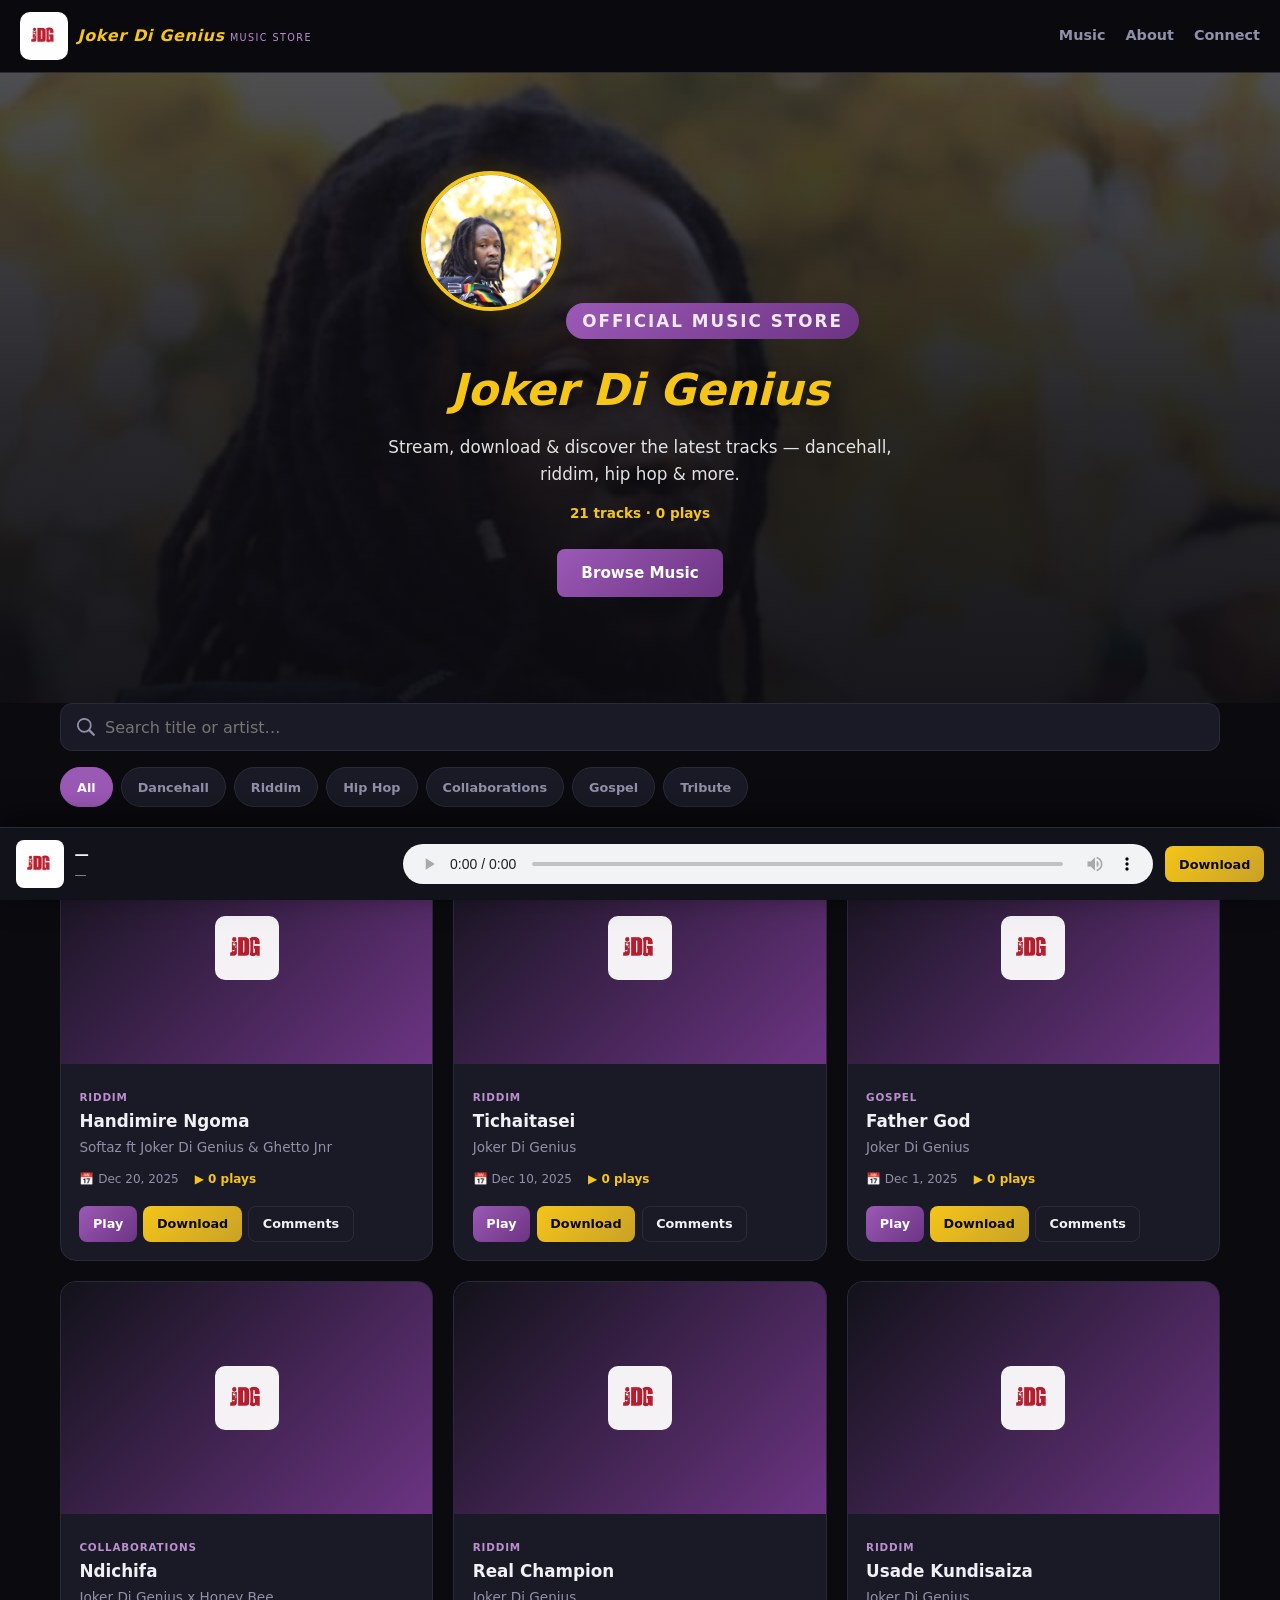
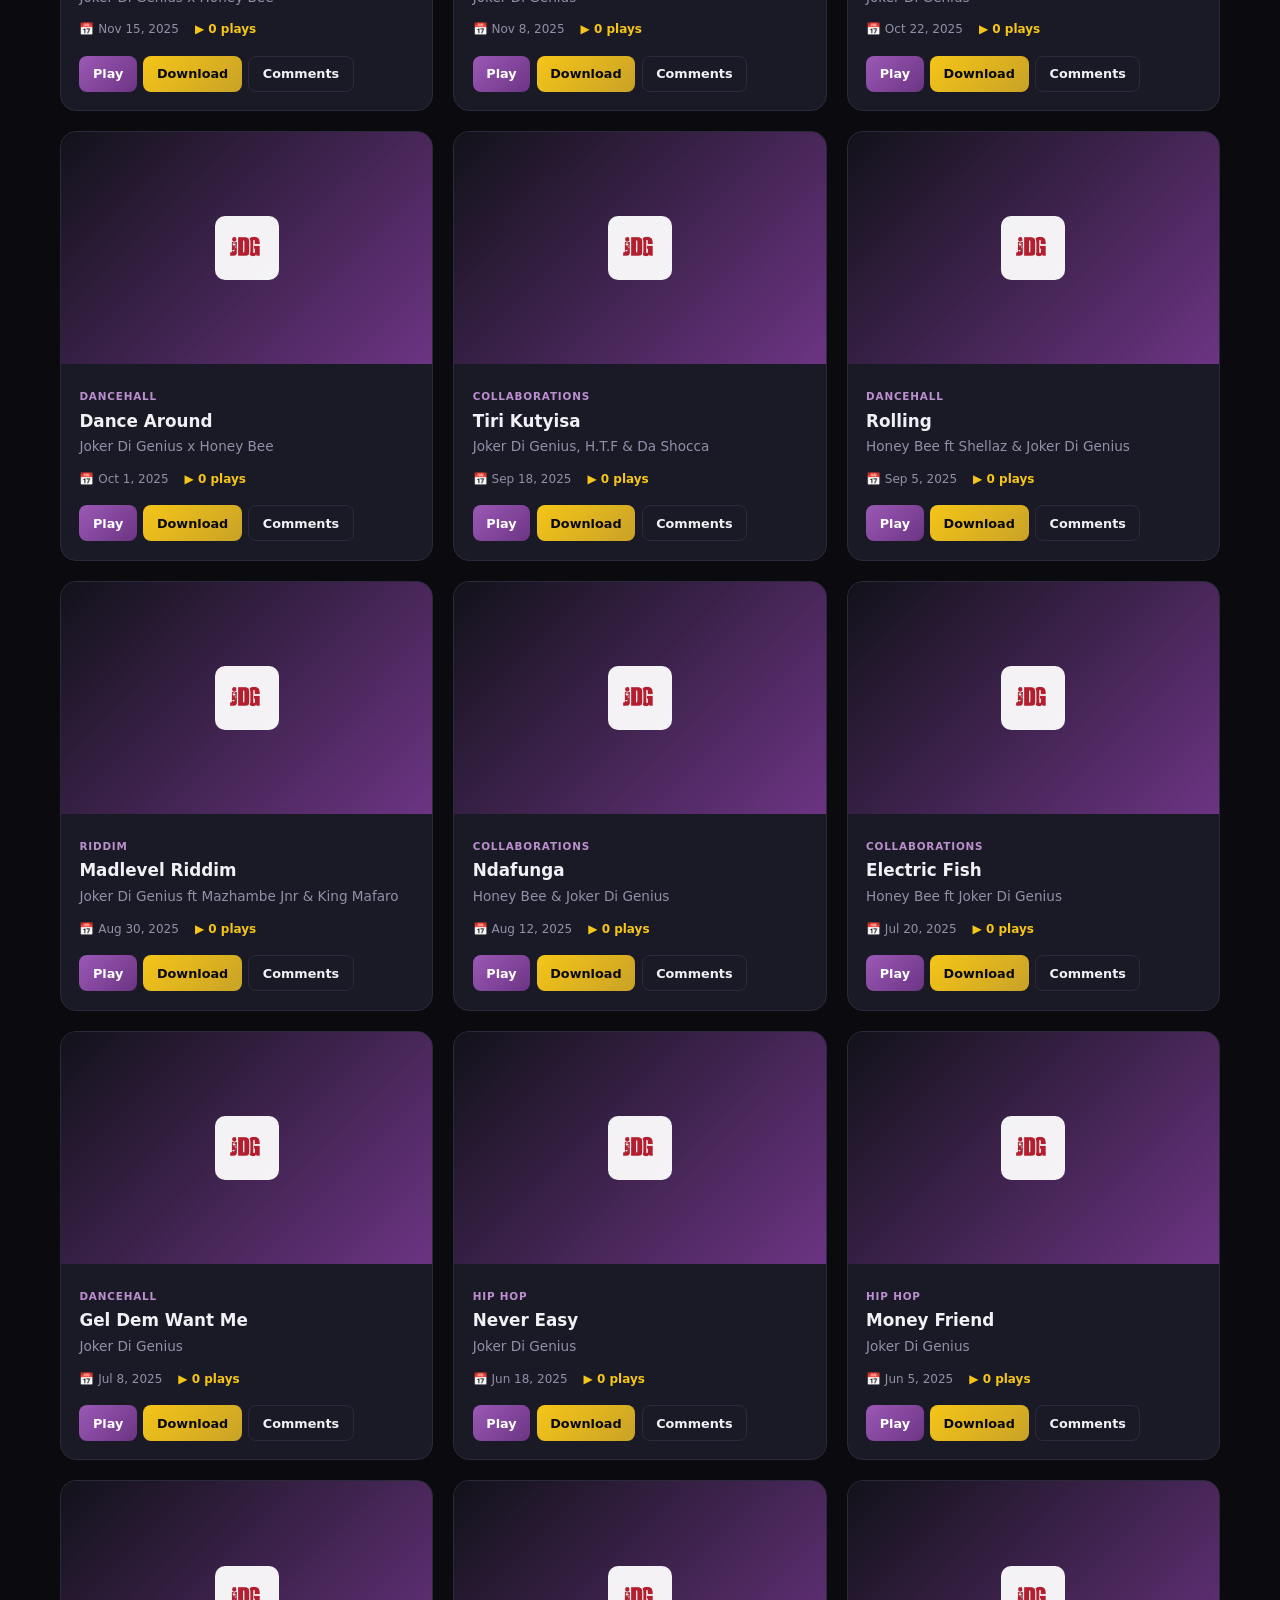
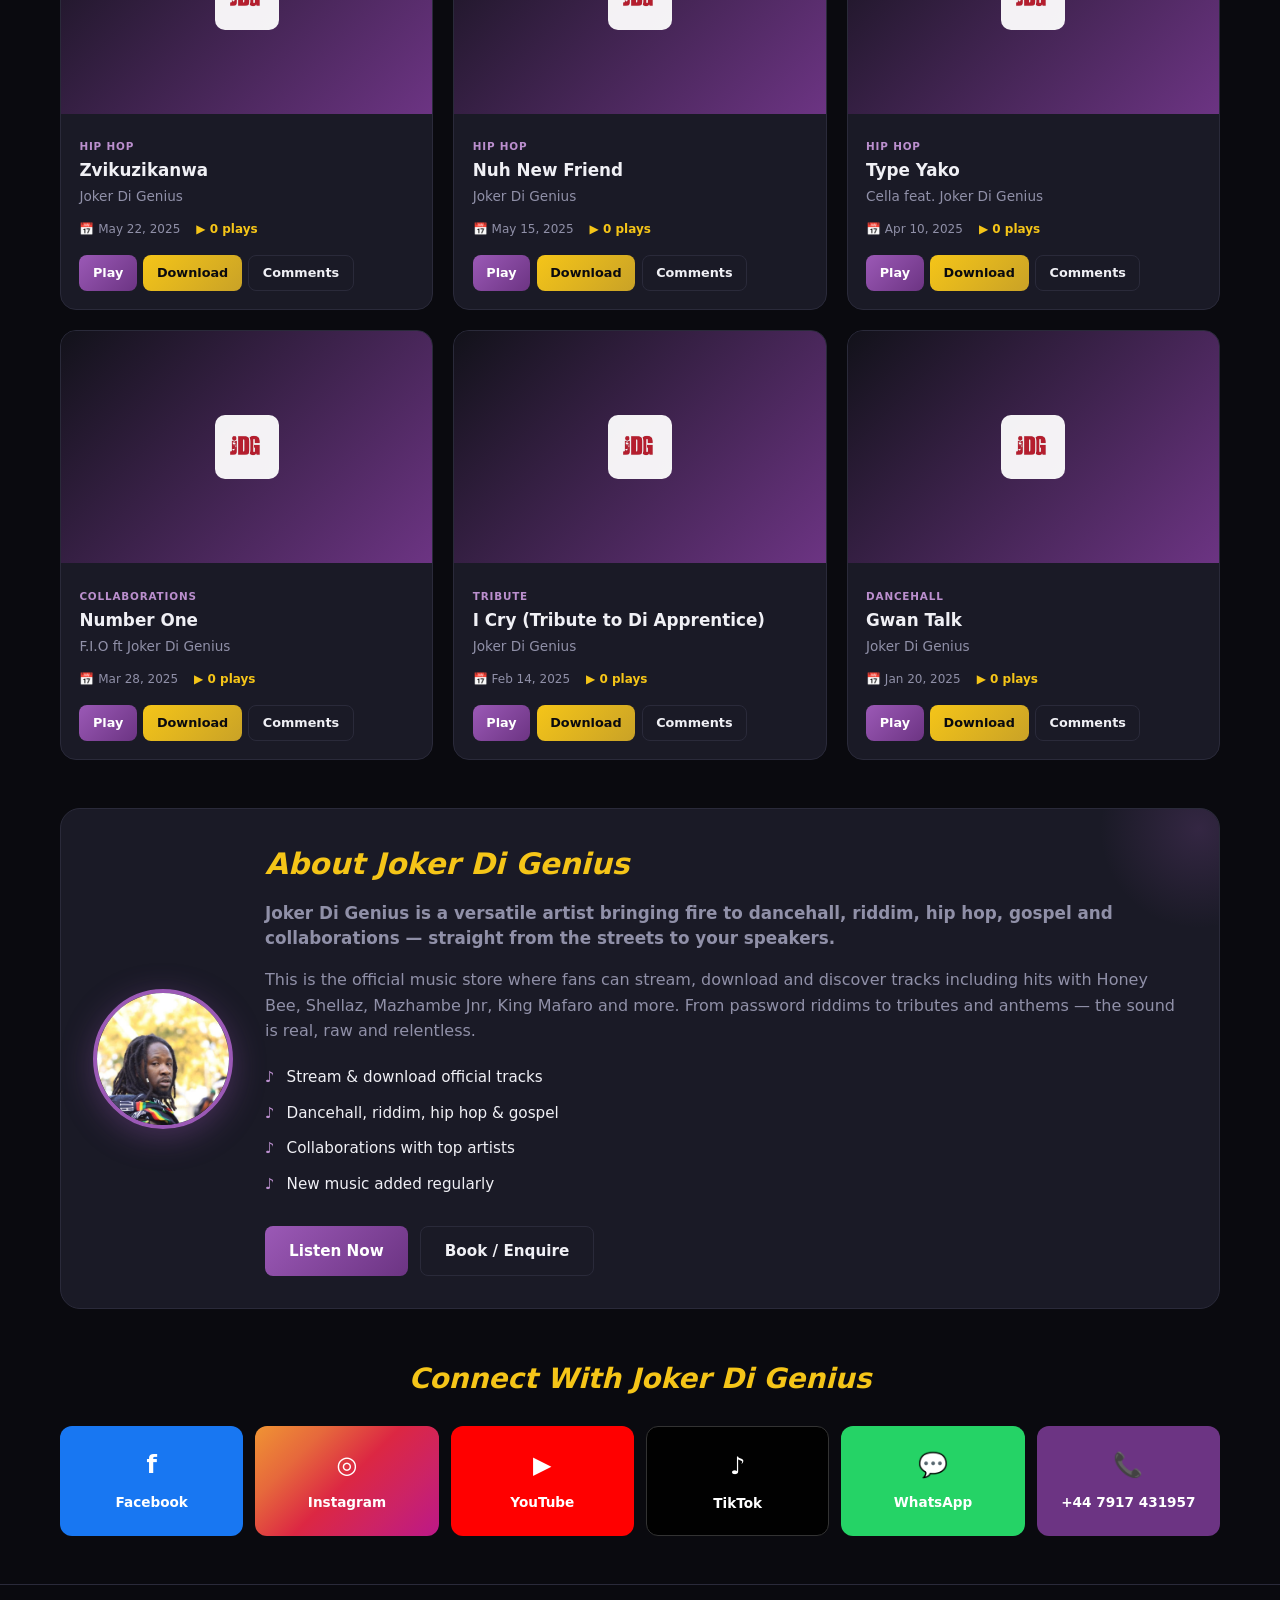
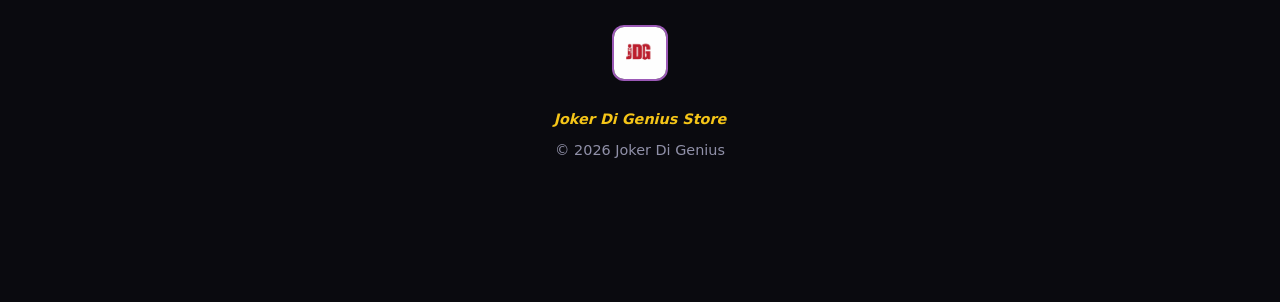
<file: index.html>
<!DOCTYPE html>
<html lang="en">
<head>
  <meta charset="UTF-8">
  <meta name="viewport" content="width=device-width, initial-scale=1.0, viewport-fit=cover">
  <meta name="description" content="Joker Di Genius Store — stream & download music. Official tracks from Joker Di Genius.">
  <title>Joker Di Genius Store — Music</title>
  <link rel="canonical" href="https://tadiwamakele-0712.github.io/joker-di-genius-store/">
  <link rel="icon" href="images/profile.jpg" type="image/jpeg">
  <link rel="stylesheet" href="styles.css">
</head>
<body>

  <header class="site-header">
    <a href="index.html" class="brand">
      <img src="images/profile.jpg" alt="Joker Di Genius" class="brand-logo" width="48" height="48">
      <span class="brand-text">
        <span class="brand-name">Joker Di Genius</span>
        <span class="brand-sub">music store</span>
      </span>
    </a>

    <button type="button" class="menu-btn" id="menu-btn" aria-expanded="false" aria-controls="main-nav">☰</button>

    <nav id="main-nav" class="nav">
      <a href="#tracks">Music</a>
      <a href="#about">About</a>
      <a href="#social">Connect</a>
    </nav>
  </header>

  <section class="hero">
    <div class="hero-bg" aria-hidden="true"></div>
    <div class="hero-overlay" aria-hidden="true"></div>
    <div class="hero-content">
      <img src="images/background.jpg" alt="Joker Di Genius" class="hero-profile">
      <p class="hero-tag">Official Music Store</p>
      <h1>Joker Di Genius</h1>
      <p>Stream, download &amp; discover the latest tracks — dancehall, riddim, hip hop &amp; more.</p>
      <div class="hero-stats">
        <span id="track-count">0</span> tracks · <span id="total-plays">0</span> plays
      </div>
      <a href="#tracks" class="btn btn-primary">Browse Music</a>
    </div>
  </section>

  <main>
    <section id="tracks" class="tracks-section">
      <div class="toolbar">
        <div class="search-wrap">
          <label for="search-input" class="sr-only">Search music</label>
          <input type="search" id="search-input" placeholder="Search title or artist…" autocomplete="off">
        </div>
        <div id="category-bar" class="category-bar"></div>
      </div>

      <div id="music-grid" class="music-grid" role="list"></div>
      <p id="no-results" class="no-results" hidden>No tracks found — try another search or category.</p>
    </section>

    <section id="about" class="about-section">
      <div class="about-inner">
        <img src="images/background.jpg" alt="Joker Di Genius" class="about-profile" width="140" height="140">
        <div class="about-text">
          <h2>About Joker Di Genius</h2>
          <p class="about-lead">
            Joker Di Genius is a versatile artist bringing fire to dancehall, riddim, hip hop,
            gospel and collaborations — straight from the streets to your speakers.
          </p>
          <p>
            This is the official music store where fans can stream, download and discover
            tracks including hits with Honey Bee, Shellaz, Mazhambe Jnr, King Mafaro and more.
            From password riddims to tributes and anthems — the sound is real, raw and relentless.
          </p>
          <ul class="about-list">
            <li>Stream &amp; download official tracks</li>
            <li>Dancehall, riddim, hip hop &amp; gospel</li>
            <li>Collaborations with top artists</li>
            <li>New music added regularly</li>
          </ul>
          <div class="about-cta">
            <a href="#tracks" class="btn btn-primary">Listen Now</a>
            <a href="https://wa.me/447917431957" target="_blank" rel="noopener noreferrer" class="btn btn-outline">Book / Enquire</a>
          </div>
        </div>
      </div>
    </section>

    <section id="social" class="social-section">
      <h2>Connect With Joker Di Genius</h2>
      <div class="social-grid">
        <a href="https://www.facebook.com/jokerdigenius" target="_blank" rel="noopener noreferrer" class="social-card social-fb">
          <span class="social-icon">f</span>
          <span>Facebook</span>
        </a>
        <a href="https://www.instagram.com/joker_di_genius?igsh=c2VuaWp5ZGFhd3pi&utm_source=qr" target="_blank" rel="noopener noreferrer" class="social-card social-ig">
          <span class="social-icon">◎</span>
          <span>Instagram</span>
        </a>
        <a href="https://youtube.com/@jokerdigenius?si=FWjkM5-N358hU5PF" target="_blank" rel="noopener noreferrer" class="social-card social-yt">
          <span class="social-icon">▶</span>
          <span>YouTube</span>
        </a>
        <a href="https://www.tiktok.com/@jokerdigenius?_t=8kYvxQOHShq&_r=1" target="_blank" rel="noopener noreferrer" class="social-card social-tt">
          <span class="social-icon">♪</span>
          <span>TikTok</span>
        </a>
        <a href="https://wa.me/447917431957" target="_blank" rel="noopener noreferrer" class="social-card social-wa">
          <span class="social-icon">💬</span>
          <span>WhatsApp</span>
        </a>
        <a href="tel:+447917431957" class="social-card social-phone">
          <span class="social-icon">📞</span>
          <span>+44 7917 431957</span>
        </a>
      </div>
    </section>
  </main>

  <!-- Now playing bar -->
  <div id="player-bar" class="player-bar" hidden>
    <div class="player-info">
      <img src="images/profile.jpg" alt="" class="player-art" width="48" height="48">
      <div>
        <p id="player-title" class="player-title">—</p>
        <p id="player-artist" class="player-artist">—</p>
      </div>
    </div>
    <audio id="audio-player" controls preload="metadata"></audio>
    <button type="button" id="player-download" class="btn btn-sm btn-gold">Download</button>
  </div>

  <p id="play-toast" class="play-toast" hidden role="status" aria-live="polite"></p>

  <!-- Track detail modal -->
  <dialog id="track-modal" class="track-modal">
    <button type="button" class="modal-close" id="modal-close" aria-label="Close">✕</button>
    <div id="modal-content"></div>
  </dialog>

  <footer class="site-footer">
    <img src="images/profile.jpg" alt="" class="footer-logo" width="56" height="56">
    <p class="footer-brand">Joker Di Genius Store</p>
    <p>© 2026 Joker Di Genius</p>
  </footer>

  <script src="catalog.js"></script>
  <script src="db.js"></script>
  <script src="app.js"></script>
</body>
</html>
</file>
<file: styles.css>
* { margin: 0; padding: 0; box-sizing: border-box; }

:root {
  --purple: #9b59b6;
  --purple-dark: #6c3483;
  --purple-light: #bb8fce;
  --gold: #f5c518;
  --gold-dark: #c9a227;
  --dark: #0a0a0f;
  --surface: #12121a;
  --card: #1a1a26;
  --border: #2a2a3a;
  --text: #f0f0f5;
  --muted: #9090a8;
  --green: #2ecc71;
  --red: #e74c3c;
  --fb: #1877f2;
  --ig: #e1306c;
  --yt: #ff0000;
  --tt: #010101;
  --wa: #25d366;
}

html {
  -webkit-text-size-adjust: 100%;
  scroll-behavior: smooth;
}

body {
  font-family: system-ui, -apple-system, "Segoe UI", sans-serif;
  background: var(--dark);
  color: var(--text);
  line-height: 1.6;
  overflow-x: hidden;
  padding-bottom: 100px;
}

a { color: inherit; text-decoration: none; }

.sr-only {
  position: absolute;
  width: 1px; height: 1px;
  padding: 0; margin: -1px;
  overflow: hidden;
  clip: rect(0,0,0,0);
  border: 0;
}

/* Header */
.site-header {
  display: flex;
  align-items: center;
  gap: 0.75rem;
  padding: 0.75rem 1.25rem;
  padding-top: max(0.75rem, env(safe-area-inset-top));
  background: rgba(10, 10, 15, 0.95);
  border-bottom: 1px solid var(--border);
  position: sticky;
  top: 0;
  z-index: 100;
  backdrop-filter: blur(10px);
}

.brand {
  display: flex;
  align-items: center;
  gap: 0.6rem;
}

.brand-logo {
  border-radius: 10px;
  flex-shrink: 0;
  object-fit: cover;
  background: #fff;
}

.brand-name {
  font-size: 1rem;
  font-weight: 900;
  font-style: italic;
  color: var(--gold);
  letter-spacing: 0.04em;
}

.brand-sub {
  font-size: 0.6rem;
  color: var(--purple-light);
  letter-spacing: 0.15em;
  text-transform: uppercase;
}

.menu-btn {
  display: none;
  background: none;
  border: 1px solid var(--border);
  color: var(--text);
  padding: 0.5rem 0.65rem;
  min-width: 44px;
  min-height: 44px;
  border-radius: 8px;
  cursor: pointer;
  font-size: 1.1rem;
  margin-left: auto;
}

.nav {
  display: flex;
  gap: 1.25rem;
  margin-left: auto;
}

.nav a {
  color: var(--muted);
  font-weight: 600;
  font-size: 0.9rem;
}

.nav a:hover { color: var(--gold); }

/* Hero */
.hero {
  position: relative;
  text-align: center;
  padding: 3.5rem 1.5rem 4rem;
  overflow: hidden;
  min-height: 70vh;
  display: flex;
  align-items: center;
  justify-content: center;
}

.hero-bg {
  position: absolute;
  inset: 0;
  background-image: url("images/background.jpg");
  background-size: cover;
  background-position: center 30%;
  background-attachment: fixed;
}

.hero-overlay {
  position: absolute;
  inset: 0;
  background: linear-gradient(
    to bottom,
    rgba(10, 10, 15, 0.72) 0%,
    rgba(10, 10, 15, 0.88) 55%,
    rgba(10, 10, 15, 0.95) 100%
  );
}

.hero-content {
  position: relative;
  z-index: 1;
  max-width: 520px;
  margin: 0 auto;
  color: #fff;
}

.hero-profile {
  width: 140px;
  height: 140px;
  border-radius: 50%;
  object-fit: cover;
  object-position: center top;
  margin-bottom: 1rem;
  border: 4px solid var(--gold);
  box-shadow: 0 8px 40px rgba(0, 0, 0, 0.5), 0 0 24px rgba(245, 197, 24, 0.25);
}

.hero-tag {
  display: inline-block;
  background: linear-gradient(135deg, var(--purple), var(--purple-dark));
  color: #fff;
  padding: 0.3rem 1rem;
  border-radius: 999px;
  font-size: 0.7rem;
  font-weight: 800;
  letter-spacing: 0.12em;
  text-transform: uppercase;
  margin-bottom: 0.75rem;
}

.hero h1 {
  font-size: clamp(2rem, 6vw, 2.75rem);
  font-weight: 900;
  font-style: italic;
  color: var(--gold);
  text-shadow: 0 2px 16px rgba(0, 0, 0, 0.5);
  margin-bottom: 0.5rem;
}

.hero p {
  color: rgba(255, 255, 255, 0.88);
  margin-bottom: 1rem;
  font-size: 1.05rem;
}

.hero-stats {
  font-size: 0.85rem;
  color: var(--gold);
  font-weight: 700;
  margin-bottom: 1.5rem;
}

/* Buttons */
.btn {
  display: inline-flex;
  align-items: center;
  justify-content: center;
  gap: 0.35rem;
  padding: 0.75rem 1.5rem;
  min-height: 44px;
  border: none;
  border-radius: 8px;
  font-weight: 700;
  font-size: 0.95rem;
  cursor: pointer;
  font-family: inherit;
  transition: opacity 0.2s, transform 0.1s;
}

.btn-primary {
  background: linear-gradient(135deg, var(--purple), var(--purple-dark));
  color: #fff;
}

.btn-primary:hover { opacity: 0.9; }

.btn-gold {
  background: linear-gradient(135deg, var(--gold), var(--gold-dark));
  color: var(--dark);
}

.btn-outline {
  background: transparent;
  color: var(--text);
  border: 1px solid var(--border);
}

.btn-outline:hover { border-color: var(--purple); color: var(--purple-light); }

.btn-danger {
  background: var(--red);
  color: #fff;
}

.btn-sm { padding: 0.45rem 0.85rem; min-height: 36px; font-size: 0.8rem; }
.btn-block { width: 100%; }

/* Toolbar */
main { max-width: 1200px; margin: 0 auto; padding: 0 1.25rem 3rem; }

.toolbar { margin-bottom: 1.5rem; }

.search-wrap input {
  width: 100%;
  padding: 0.85rem 1rem 0.85rem 2.75rem;
  border: 1px solid var(--border);
  border-radius: 12px;
  background: var(--card) url("data:image/svg+xml,%3Csvg xmlns='http://www.w3.org/2000/svg' width='18' height='18' fill='%239090a8' viewBox='0 0 16 16'%3E%3Cpath d='M11.742 10.344a6.5 6.5 0 1 0-1.397 1.398h-.001l3.85 3.85a1 1 0 0 0 1.415-1.414l-3.85-3.85zm-5.242 1.156a5 5 0 1 1 0-10 5 5 0 0 1 0 10z'/%3E%3C/svg%3E") no-repeat 1rem center;
  color: var(--text);
  font-size: 16px;
  font-family: inherit;
  margin-bottom: 1rem;
}

.search-wrap input:focus {
  outline: 2px solid var(--purple);
  border-color: var(--purple);
}

.category-bar {
  display: flex;
  flex-wrap: wrap;
  gap: 0.5rem;
}

.cat-btn {
  padding: 0.45rem 1rem;
  min-height: 40px;
  border: 1px solid var(--border);
  border-radius: 999px;
  background: var(--card);
  color: var(--muted);
  font-size: 0.8rem;
  font-weight: 700;
  cursor: pointer;
  white-space: nowrap;
  font-family: inherit;
}

.cat-btn:hover { border-color: var(--purple); color: var(--purple-light); }
.cat-btn.active { background: var(--purple); border-color: var(--purple); color: #fff; }

/* Music grid */
.music-grid {
  display: grid;
  grid-template-columns: repeat(auto-fill, minmax(min(100%, 280px), 1fr));
  gap: 1.25rem;
}

.music-card {
  background: var(--card);
  border: 1px solid var(--border);
  border-radius: 16px;
  overflow: hidden;
  transition: border-color 0.2s, transform 0.2s, box-shadow 0.2s;
}

.music-card:hover {
  border-color: var(--purple);
  transform: translateY(-4px);
  box-shadow: 0 12px 40px rgba(0, 0, 0, 0.4);
}

.card-art {
  position: relative;
  background: linear-gradient(135deg, var(--surface), var(--purple-dark));
  display: flex;
  align-items: center;
  justify-content: center;
  padding: 1.5rem;
  aspect-ratio: 16/10;
}

.card-art img {
  border-radius: 10px;
  opacity: 0.95;
  object-fit: cover;
  width: 64px;
  height: 64px;
  background: #fff;
}

.play-overlay {
  position: absolute;
  inset: 0;
  display: flex;
  align-items: center;
  justify-content: center;
  background: rgba(0, 0, 0, 0.45);
  border: none;
  color: #fff;
  font-size: 2rem;
  cursor: pointer;
  opacity: 0;
  transition: opacity 0.2s;
}

.music-card:hover .play-overlay,
.play-overlay:focus { opacity: 1; }

.card-body { padding: 1.15rem; }

.card-cat {
  display: inline-block;
  font-size: 0.65rem;
  font-weight: 800;
  text-transform: uppercase;
  letter-spacing: 0.08em;
  color: var(--purple-light);
  margin-bottom: 0.35rem;
}

.card-body h3 {
  font-size: 1.05rem;
  font-weight: 800;
  color: var(--text);
  margin-bottom: 0.25rem;
  line-height: 1.3;
}

.card-artist {
  font-size: 0.85rem;
  color: var(--muted);
  margin-bottom: 0.75rem;
}

.card-meta {
  display: flex;
  flex-wrap: wrap;
  gap: 0.5rem 1rem;
  font-size: 0.75rem;
  color: var(--muted);
  margin-bottom: 1rem;
}

.play-count { color: var(--gold); font-weight: 700; }

.card-actions {
  display: flex;
  flex-wrap: wrap;
  gap: 0.4rem;
}

.no-results {
  text-align: center;
  color: var(--muted);
  padding: 3rem 1rem;
}

/* Player bar */
.player-bar {
  position: fixed;
  bottom: 0;
  left: 0;
  right: 0;
  background: var(--surface);
  border-top: 1px solid var(--border);
  padding: 0.75rem 1rem;
  padding-bottom: max(0.75rem, env(safe-area-inset-bottom));
  display: flex;
  align-items: center;
  gap: 0.75rem;
  flex-wrap: wrap;
  z-index: 200;
  box-shadow: 0 -8px 32px rgba(0, 0, 0, 0.5);
}

.player-info {
  display: flex;
  align-items: center;
  gap: 0.65rem;
  min-width: 140px;
  flex: 1;
}

.player-art {
  border-radius: 8px;
  flex-shrink: 0;
  object-fit: cover;
  background: #fff;
}

.player-title {
  font-weight: 800;
  font-size: 0.9rem;
  white-space: nowrap;
  overflow: hidden;
  text-overflow: ellipsis;
  max-width: 180px;
}

.player-artist {
  font-size: 0.75rem;
  color: var(--muted);
}

#audio-player {
  flex: 2;
  min-width: 160px;
  height: 40px;
}

.play-toast {
  position: fixed;
  bottom: 5.5rem;
  left: 50%;
  transform: translateX(-50%);
  background: var(--purple-dark);
  color: #fff;
  padding: 0.65rem 1.25rem;
  border-radius: 999px;
  font-size: 0.85rem;
  font-weight: 600;
  z-index: 250;
  max-width: 90vw;
  text-align: center;
  box-shadow: 0 8px 24px rgba(0, 0, 0, 0.4);
  border: 1px solid var(--purple);
}

/* Modal */
.track-modal {
  border: none;
  border-radius: 16px;
  padding: 0;
  max-width: 520px;
  width: 92vw;
  max-height: 90vh;
  overflow-y: auto;
  background: var(--card);
  color: var(--text);
}

.track-modal::backdrop { background: rgba(0, 0, 0, 0.75); }

.modal-close {
  position: sticky;
  top: 0.75rem;
  float: right;
  margin: 0.75rem 0.75rem 0 0;
  background: var(--surface);
  border: 1px solid var(--border);
  color: var(--text);
  width: 36px;
  height: 36px;
  border-radius: 50%;
  cursor: pointer;
  z-index: 10;
}

.modal-track {
  display: flex;
  gap: 1rem;
  padding: 1.5rem 1.5rem 0;
  align-items: flex-start;
}

.modal-art { border-radius: 12px; flex-shrink: 0; }

.modal-track h2 { font-size: 1.25rem; margin-bottom: 0.25rem; }

.modal-meta { font-size: 0.8rem; color: var(--muted); margin-top: 0.35rem; }

.modal-actions-row {
  display: flex;
  gap: 0.5rem;
  padding: 1rem 1.5rem;
}

.comments-section {
  padding: 0 1.5rem 1.5rem;
  border-top: 1px solid var(--border);
  margin-top: 0.5rem;
  padding-top: 1.25rem;
}

.comments-section h3 {
  font-size: 1rem;
  margin-bottom: 1rem;
  color: var(--gold);
}

.comments-list { margin-bottom: 1.25rem; max-height: 200px; overflow-y: auto; }

.comment {
  background: var(--surface);
  border-radius: 10px;
  padding: 0.85rem;
  margin-bottom: 0.5rem;
}

.comment header {
  display: flex;
  justify-content: space-between;
  gap: 0.5rem;
  margin-bottom: 0.35rem;
  font-size: 0.8rem;
}

.comment header strong { color: var(--purple-light); }
.comment header span { color: var(--muted); }
.comment p { font-size: 0.9rem; }

.no-comments, .loading { color: var(--muted); font-size: 0.9rem; }

.comment-form label {
  display: block;
  font-weight: 600;
  font-size: 0.85rem;
  margin: 0.5rem 0 0.25rem;
}

.comment-form input,
.comment-form textarea {
  width: 100%;
  padding: 0.65rem;
  border: 1px solid var(--border);
  border-radius: 8px;
  background: var(--surface);
  color: var(--text);
  font-size: 16px;
  font-family: inherit;
}

.comment-form button { margin-top: 0.75rem; width: 100%; }

/* About */
.about-section {
  margin-top: 3rem;
  background: var(--card);
  border: 1px solid var(--border);
  border-radius: 20px;
  padding: 2rem;
  position: relative;
  overflow: hidden;
}

.about-section::before {
  content: "";
  position: absolute;
  top: -80px;
  right: -80px;
  width: 200px;
  height: 200px;
  background: radial-gradient(circle, rgba(155, 89, 182, 0.2) 0%, transparent 70%);
  pointer-events: none;
}

.about-inner {
  display: flex;
  gap: 2rem;
  align-items: center;
  flex-wrap: wrap;
  position: relative;
  z-index: 1;
}

.about-profile {
  width: 140px;
  height: 140px;
  border-radius: 50%;
  object-fit: cover;
  object-position: center top;
  flex-shrink: 0;
  border: 4px solid var(--purple);
  box-shadow: 0 8px 32px rgba(155, 89, 182, 0.35);
}

.about-text {
  flex: 1;
  min-width: 260px;
}

.about-text h2 {
  font-size: clamp(1.4rem, 4vw, 1.85rem);
  font-style: italic;
  color: var(--gold);
  margin-bottom: 0.75rem;
}

.about-lead {
  font-size: 1.05rem;
  font-weight: 600;
  color: var(--text);
  margin-bottom: 0.75rem;
  line-height: 1.5;
}

.about-text p {
  color: var(--muted);
  margin-bottom: 1rem;
}

.about-list {
  list-style: none;
  margin-bottom: 1.5rem;
}

.about-list li {
  padding: 0.35rem 0;
  padding-left: 1.35rem;
  position: relative;
  color: var(--text);
  font-size: 0.95rem;
}

.about-list li::before {
  content: "♪";
  position: absolute;
  left: 0;
  color: var(--purple-light);
  font-weight: 700;
}

.about-cta {
  display: flex;
  flex-wrap: wrap;
  gap: 0.75rem;
}

/* Social */
.social-section {
  margin-top: 3rem;
  text-align: center;
}

.social-section h2 {
  font-size: clamp(1.35rem, 4vw, 1.75rem);
  font-style: italic;
  color: var(--gold);
  margin-bottom: 1.5rem;
}

.social-grid {
  display: grid;
  grid-template-columns: repeat(auto-fit, minmax(min(100%, 150px), 1fr));
  gap: 0.75rem;
}

.social-card {
  display: flex;
  flex-direction: column;
  align-items: center;
  gap: 0.5rem;
  padding: 1.25rem 0.75rem;
  border-radius: 12px;
  font-weight: 700;
  font-size: 0.85rem;
  color: #fff;
  transition: transform 0.15s;
}

.social-card:hover { transform: translateY(-3px); }

.social-icon { font-size: 1.5rem; }

.social-fb { background: var(--fb); }
.social-ig { background: linear-gradient(135deg, #f09433, #e6683c, #dc2743, #cc2366, #bc1888); }
.social-yt { background: var(--yt); }
.social-tt { background: var(--tt); border: 1px solid #333; }
.social-wa { background: var(--wa); }
.social-phone { background: var(--purple-dark); }

/* Footer */
.site-footer {
  text-align: center;
  padding: 2.5rem 1rem;
  border-top: 1px solid var(--border);
  color: var(--muted);
  font-size: 0.9rem;
}

.footer-logo {
  width: 56px;
  height: 56px;
  border-radius: 12px;
  object-fit: cover;
  margin-bottom: 0.75rem;
  border: 2px solid var(--purple);
  background: #fff;
}

.footer-brand {
  font-weight: 900;
  font-style: italic;
  color: var(--gold);
  margin: 0.5rem 0;
}

.site-footer a { color: var(--purple-light); }

/* Responsive */
@media (max-width: 768px) {
  .menu-btn { display: block; }

  .nav {
    display: none;
    position: absolute;
    top: 100%;
    left: 0; right: 0;
    background: var(--surface);
    flex-direction: column;
    padding: 1rem 1.25rem;
    border-bottom: 1px solid var(--border);
    box-shadow: 0 8px 24px rgba(0,0,0,0.4);
  }

  .nav.open { display: flex; }
  .nav a { padding: 0.5rem 0; min-height: 44px; display: flex; align-items: center; }

  .site-header { flex-wrap: wrap; position: relative; }

  .category-bar {
    flex-wrap: nowrap;
    overflow-x: auto;
    -webkit-overflow-scrolling: touch;
    scrollbar-width: none;
    padding-bottom: 0.25rem;
  }

  .category-bar::-webkit-scrollbar { display: none; }

  .music-grid {
    grid-template-columns: 1fr;
  }

  .card-actions .btn { flex: 1; min-width: calc(50% - 0.25rem); }

  .player-bar {
    flex-direction: column;
    align-items: stretch;
  }

  .player-info { min-width: 0; }
  .player-title { max-width: 100%; }
  #audio-player { width: 100%; }

  .modal-track { flex-direction: column; align-items: center; text-align: center; }
  .modal-actions-row { flex-direction: column; }

  .about-inner {
    flex-direction: column;
    text-align: center;
  }

  .about-list li {
    text-align: left;
    display: inline-block;
    width: 100%;
    max-width: 300px;
  }

  .about-cta {
    justify-content: center;
  }

  .about-cta .btn {
    flex: 1;
    min-width: 140px;
  }

  body { padding-bottom: 160px; }
}

@media (max-width: 480px) {
  .brand-sub { display: none; }
  .hero-bg { background-attachment: scroll; }

  .hero {
    min-height: 60vh;
    padding: 2.5rem 1rem 3rem;
  }

  .hero-profile { width: 110px; height: 110px; }

  .about-profile { width: 120px; height: 120px; }
  .social-grid { grid-template-columns: repeat(2, 1fr); }
}

@media (prefers-reduced-motion: reduce) {
  html { scroll-behavior: auto; }
  .music-card:hover { transform: none; }
}
</file>
